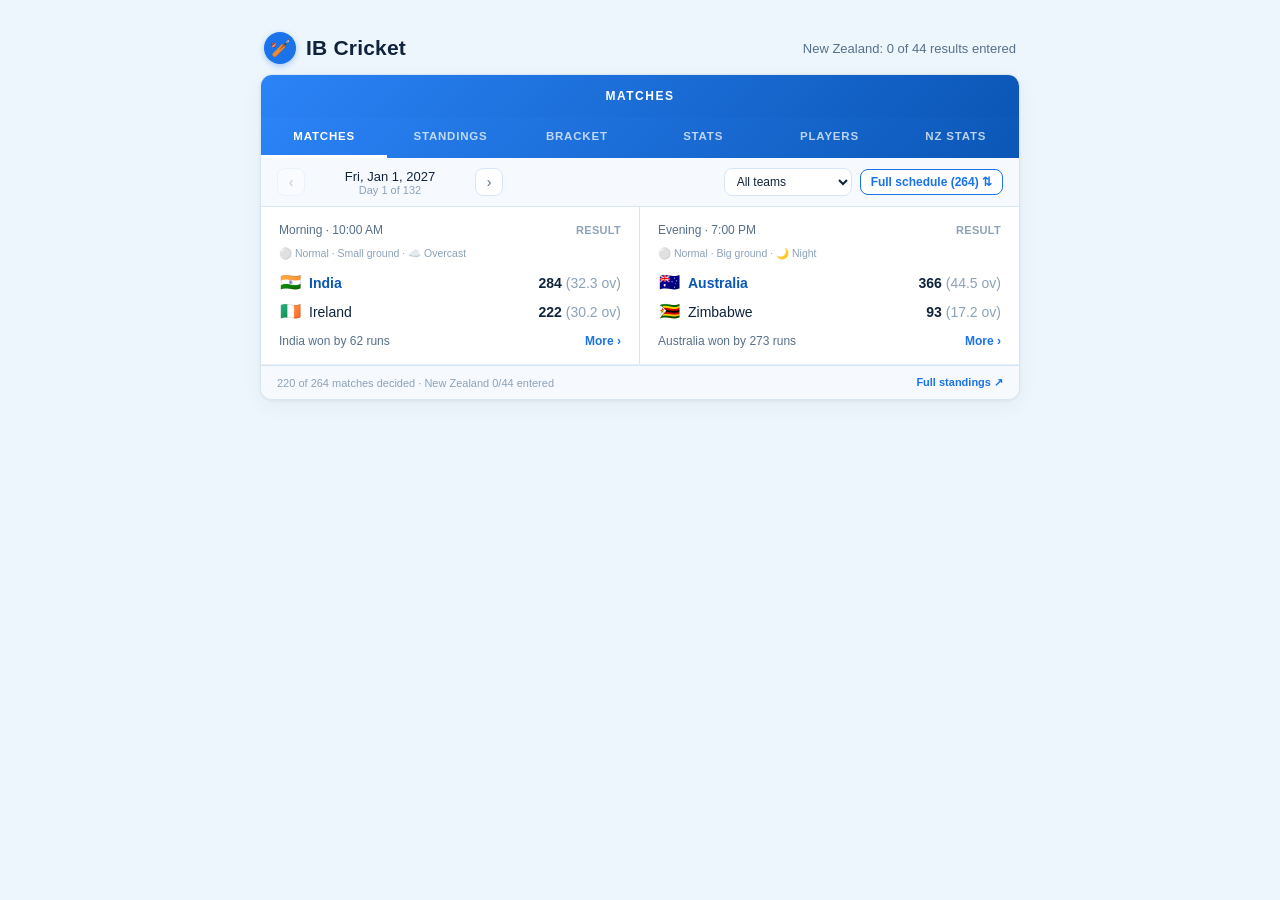
<file: index.html>
<!doctype html>
<html lang="en">
<head>
<meta charset="UTF-8" />
<meta name="viewport" content="width=device-width, initial-scale=1.0" />
<title>IB Cricket League 2027</title>
<link rel="icon" href="favicon.svg" />
<link rel="stylesheet" href="css/style.css" />
</head>
<body>
<div class="page">
  <div class="brand-row">
    <div class="brand">
      <div class="brand-badge">🏏</div>
      <div class="brand-name">IB Cricket</div>
    </div>
    <div class="brand-links">
      <span id="tournamentStatus"></span>
    </div>
  </div>

  <div class="card">
    <div class="card-header">MATCHES</div>
    <div id="tabbarMount"></div>

    <div class="toolbar">
      <div class="day-nav">
        <button id="prevDay" title="Previous day">‹</button>
        <div class="day-label" id="dayLabel">-</div>
        <button id="nextDay" title="Next day">›</button>
      </div>
      <div style="display:flex; gap:8px; align-items:center; flex-wrap:wrap;">
        <select id="teamFilter"></select>
        <button class="today-btn" id="fullScheduleBtn" style="display:none;"></button>
      </div>
    </div>

    <div id="matchArea"></div>

    <div class="card-footer">
      <span id="seasonProgress"></span>
      <a href="standings.html">Full standings ↗</a>
    </div>
  </div>
</div>

<script src="js/prng.js"></script>
<script src="js/data.js"></script>
<script src="js/schedule.js"></script>
<script src="js/conditions.js"></script>
<script src="js/store.js"></script>
<script src="js/autofill.js"></script>
<script src="js/simulate.js"></script>
<script src="js/resolve.js"></script>
<script src="js/season.js"></script>
<script src="js/tabbar.js"></script>
<script src="js/home.js"></script>
</body>
</html>
</file>
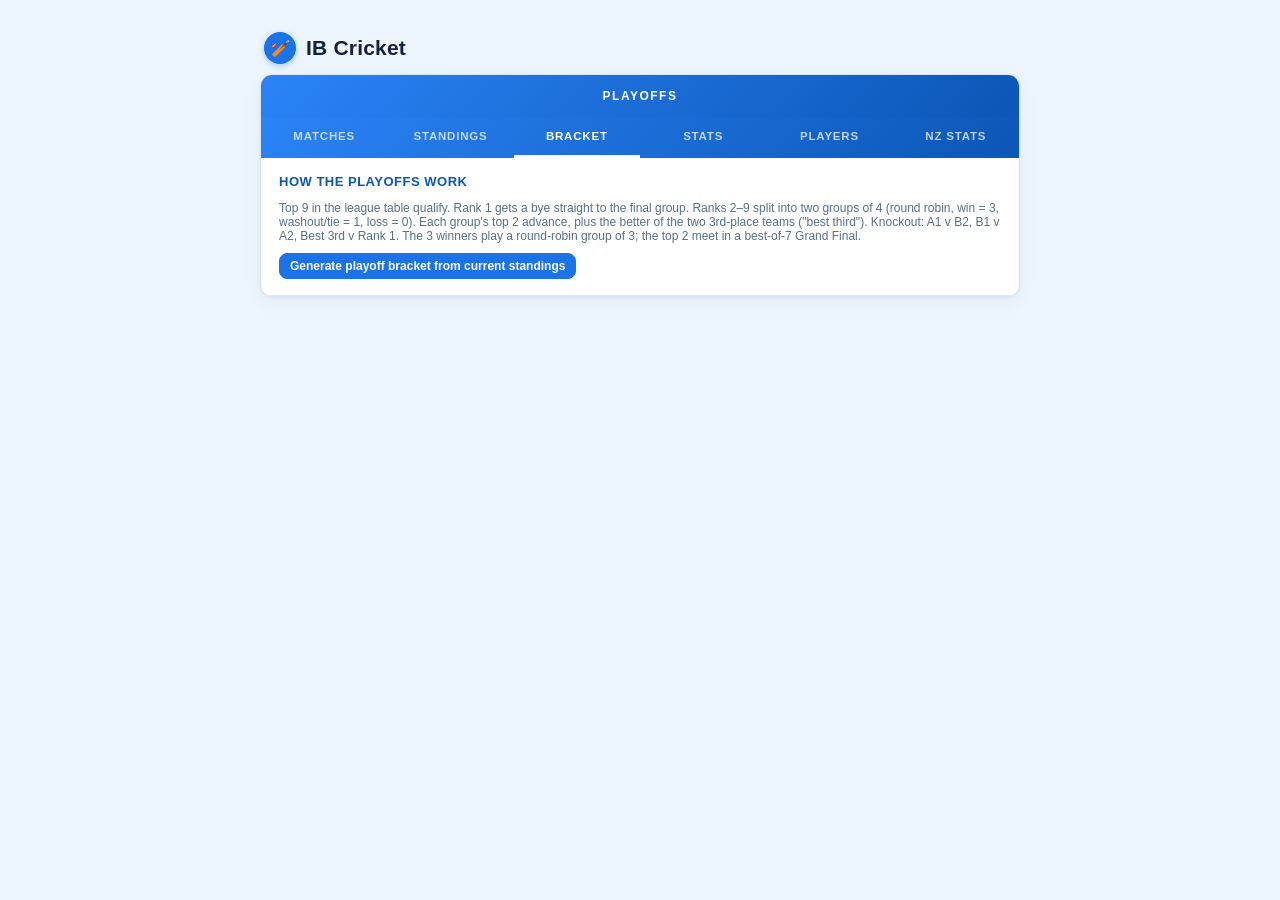
<file: bracket.html>
<!doctype html>
<html lang="en">
<head>
<meta charset="UTF-8" />
<meta name="viewport" content="width=device-width, initial-scale=1.0" />
<title>Bracket — IB Cricket League 2027</title>
<link rel="icon" href="favicon.svg" />
<link rel="stylesheet" href="css/style.css" />
</head>
<body>
<div class="page">
  <div class="brand-row">
    <div class="brand">
      <div class="brand-badge">🏏</div>
      <div class="brand-name">IB Cricket</div>
    </div>
  </div>

  <div class="card">
    <div class="card-header">PLAYOFFS</div>
    <div id="tabbarMount"></div>
    <div id="bracketBody"></div>
  </div>
</div>

<script src="js/prng.js"></script>
<script src="js/data.js"></script>
<script src="js/schedule.js"></script>
<script src="js/conditions.js"></script>
<script src="js/store.js"></script>
<script src="js/autofill.js"></script>
<script src="js/simulate.js"></script>
<script src="js/resolve.js"></script>
<script src="js/season.js"></script>
<script src="js/bracket.js"></script>
<script src="js/tabbar.js"></script>
<script src="js/bracketpage.js"></script>
</body>
</html>
</file>
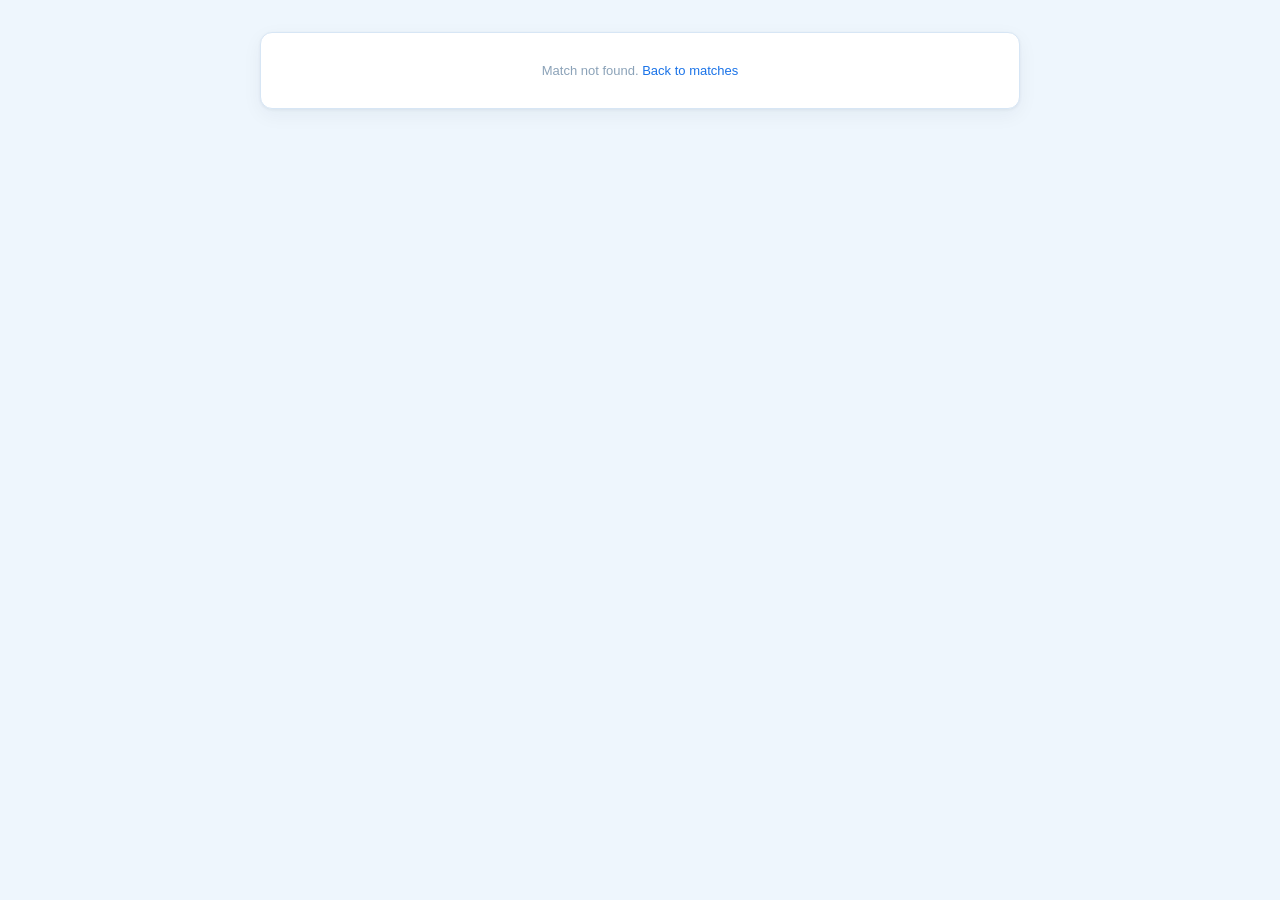
<file: match.html>
<!doctype html>
<html lang="en">
<head>
<meta charset="UTF-8" />
<meta name="viewport" content="width=device-width, initial-scale=1.0" />
<title>Match — IB Cricket League 2027</title>
<link rel="icon" href="favicon.svg" />
<link rel="stylesheet" href="css/style.css" />
</head>
<body>
<div class="page">
  <div class="card">
    <div class="back-row">
      <a href="index.html">← Back to matches</a>
    </div>

    <div class="score-summary" id="scoreSummary"></div>

    <div id="tabsWrap" style="display:none;">
      <div class="tabs">
        <button class="tab active" data-tab="summary">Summary</button>
        <button class="tab" data-tab="scorecard">Scorecard</button>
        <button class="tab" data-tab="moments">Key Moments</button>
      </div>
      <div class="tab-content" id="tabContent"></div>
      <div class="entry-actions">
        <button class="pill-btn" id="editResultBtn">Edit result</button>
      </div>
    </div>

    <div id="entryWrap" style="display:none;"></div>
  </div>
</div>

<script src="js/prng.js"></script>
<script src="js/data.js"></script>
<script src="js/schedule.js"></script>
<script src="js/conditions.js"></script>
<script src="js/store.js"></script>
<script src="js/autofill.js"></script>
<script src="js/simulate.js"></script>
<script src="js/resolve.js"></script>
<script src="js/season.js"></script>
<script src="js/bracket.js"></script>
<script src="js/entry-form.js"></script>
<script src="js/match.js"></script>
</body>
</html>
</file>
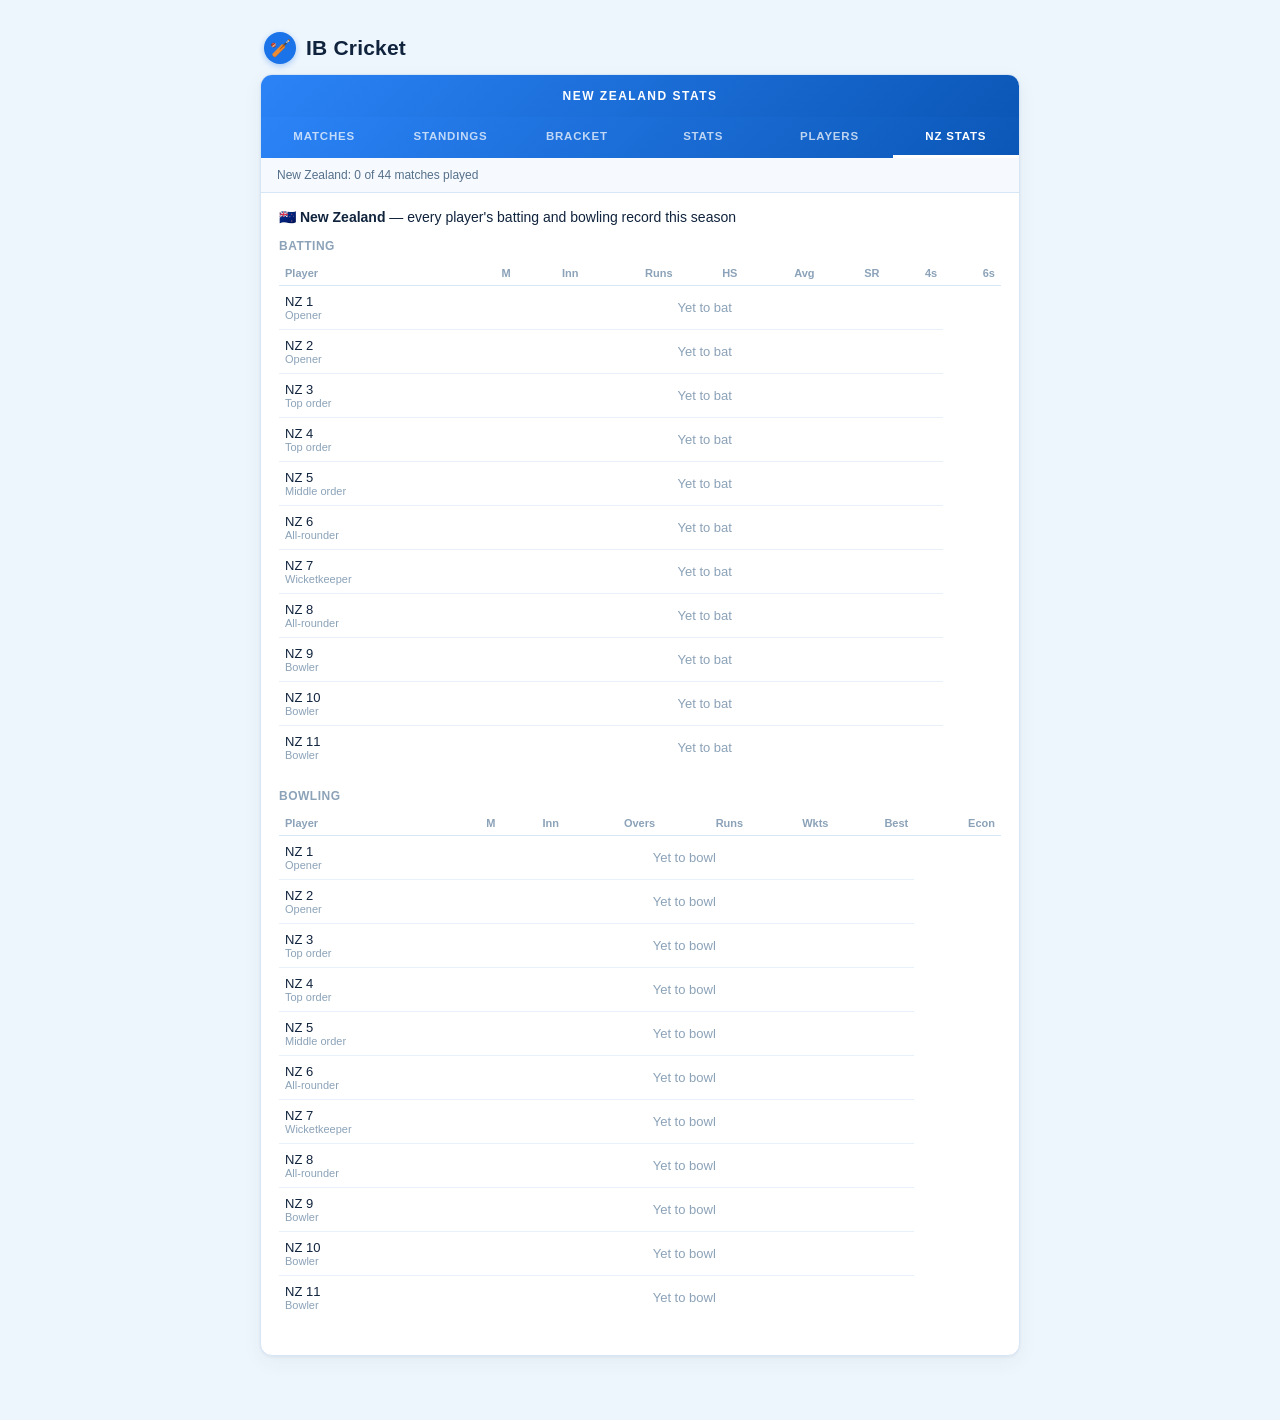
<file: nzstats.html>
<!doctype html>
<html lang="en">
<head>
<meta charset="UTF-8" />
<meta name="viewport" content="width=device-width, initial-scale=1.0" />
<title>New Zealand Stats — IB Cricket League 2027</title>
<link rel="icon" href="favicon.svg" />
<link rel="stylesheet" href="css/style.css" />
</head>
<body>
<div class="page">
  <div class="brand-row">
    <div class="brand">
      <div class="brand-badge">🏏</div>
      <div class="brand-name">IB Cricket</div>
    </div>
  </div>

  <div class="card">
    <div class="card-header">NEW ZEALAND STATS</div>
    <div id="tabbarMount"></div>
    <div class="toolbar">
      <span id="asOfLabel" style="font-size:12px; color:var(--text-dim);"></span>
    </div>
    <div style="padding:16px 18px; overflow-x:auto;" id="nzStatsBody"></div>
  </div>
</div>

<script src="js/prng.js"></script>
<script src="js/data.js"></script>
<script src="js/schedule.js"></script>
<script src="js/conditions.js"></script>
<script src="js/store.js"></script>
<script src="js/autofill.js"></script>
<script src="js/simulate.js"></script>
<script src="js/resolve.js"></script>
<script src="js/season.js"></script>
<script src="js/playerstats.js"></script>
<script src="js/tabbar.js"></script>
<script src="js/nzstats.js"></script>
</body>
</html>
</file>
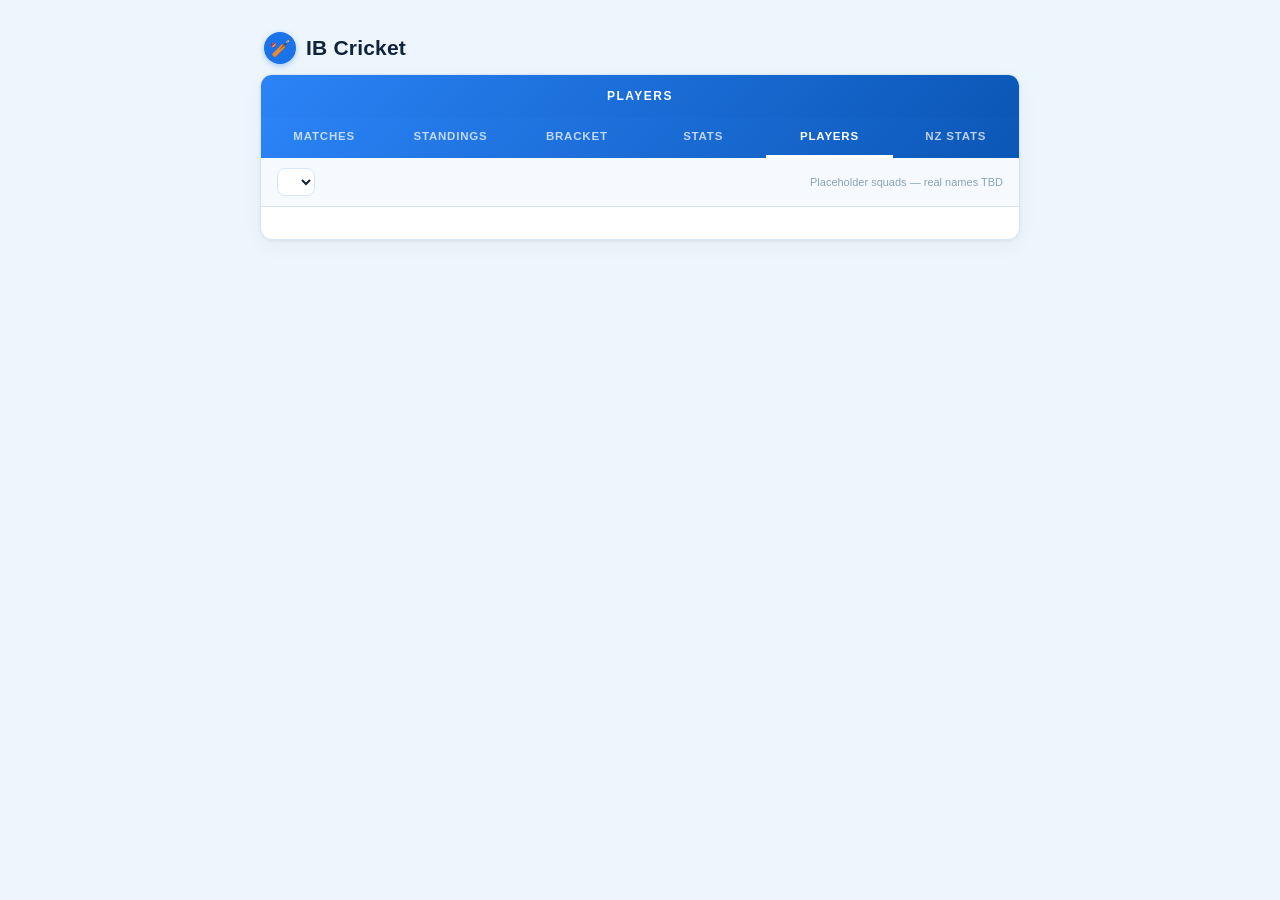
<file: players.html>
<!doctype html>
<html lang="en">
<head>
<meta charset="UTF-8" />
<meta name="viewport" content="width=device-width, initial-scale=1.0" />
<title>Players — IB Cricket League 2027</title>
<link rel="icon" href="favicon.svg" />
<link rel="stylesheet" href="css/style.css" />
</head>
<body>
<div class="page">
  <div class="brand-row">
    <div class="brand">
      <div class="brand-badge">🏏</div>
      <div class="brand-name">IB Cricket</div>
    </div>
  </div>

  <div class="card">
    <div class="card-header">PLAYERS</div>
    <div id="tabbarMount"></div>
    <div class="toolbar">
      <select id="teamSel"></select>
      <span style="font-size:11px; color:var(--text-faint);">Placeholder squads — real names TBD</span>
    </div>
    <div style="padding:16px 18px; overflow-x:auto;" id="playersBody"></div>
  </div>
</div>

<script src="js/prng.js"></script>
<script src="js/data.js"></script>
<script src="js/schedule.js"></script>
<script src="js/store.js"></script>
<script src="js/autofill.js"></script>
<script src="js/simulate.js"></script>
<script src="js/resolve.js"></script>
<script src="js/season.js"></script>
<script src="js/playerstats.js"></script>
<script src="js/tabbar.js"></script>
<script src="js/players.js"></script>
</body>
</html>
</file>
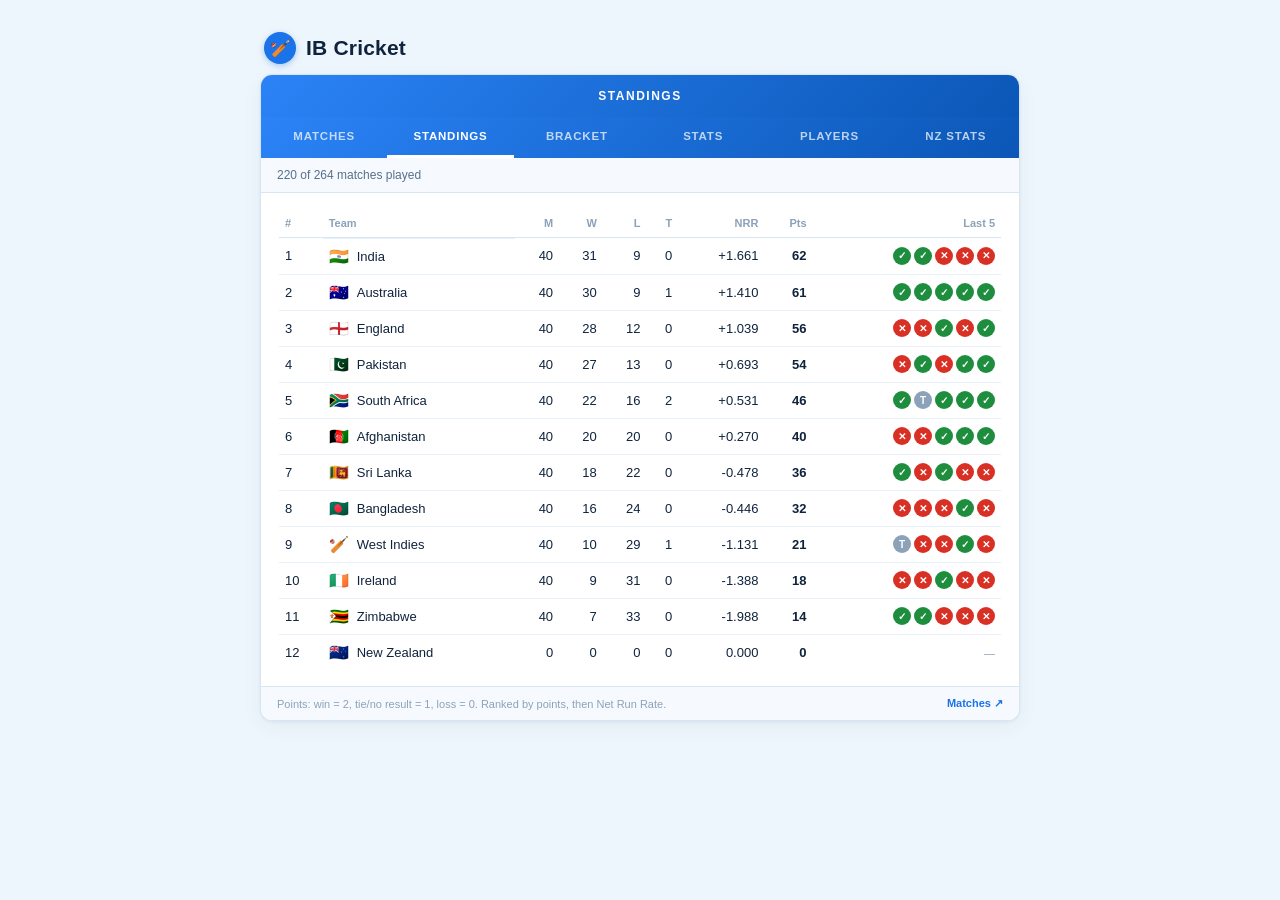
<file: standings.html>
<!doctype html>
<html lang="en">
<head>
<meta charset="UTF-8" />
<meta name="viewport" content="width=device-width, initial-scale=1.0" />
<title>Standings — IB Cricket League 2027</title>
<link rel="icon" href="favicon.svg" />
<link rel="stylesheet" href="css/style.css" />
</head>
<body>
<div class="page">
  <div class="brand-row">
    <div class="brand">
      <div class="brand-badge">🏏</div>
      <div class="brand-name">IB Cricket</div>
    </div>
  </div>

  <div class="card">
    <div class="card-header">STANDINGS</div>
    <div id="tabbarMount"></div>
    <div class="toolbar">
      <span id="asOfLabel" style="font-size:12px; color:var(--text-dim);"></span>
    </div>
    <div style="padding:16px 18px; overflow-x:auto;">
      <table class="standings-table">
        <thead>
          <tr>
            <th>#</th><th>Team</th><th>M</th><th>W</th><th>L</th><th>T</th><th>NRR</th><th>Pts</th><th>Last 5</th>
          </tr>
        </thead>
        <tbody id="standingsBody"></tbody>
      </table>
    </div>
    <div class="card-footer">
      <span>Points: win = 2, tie/no result = 1, loss = 0. Ranked by points, then Net Run Rate.</span>
      <a href="index.html">Matches ↗</a>
    </div>
  </div>
</div>

<script src="js/prng.js"></script>
<script src="js/data.js"></script>
<script src="js/schedule.js"></script>
<script src="js/conditions.js"></script>
<script src="js/store.js"></script>
<script src="js/autofill.js"></script>
<script src="js/simulate.js"></script>
<script src="js/resolve.js"></script>
<script src="js/season.js"></script>
<script src="js/tabbar.js"></script>
<script src="js/standings.js"></script>
</body>
</html>
</file>
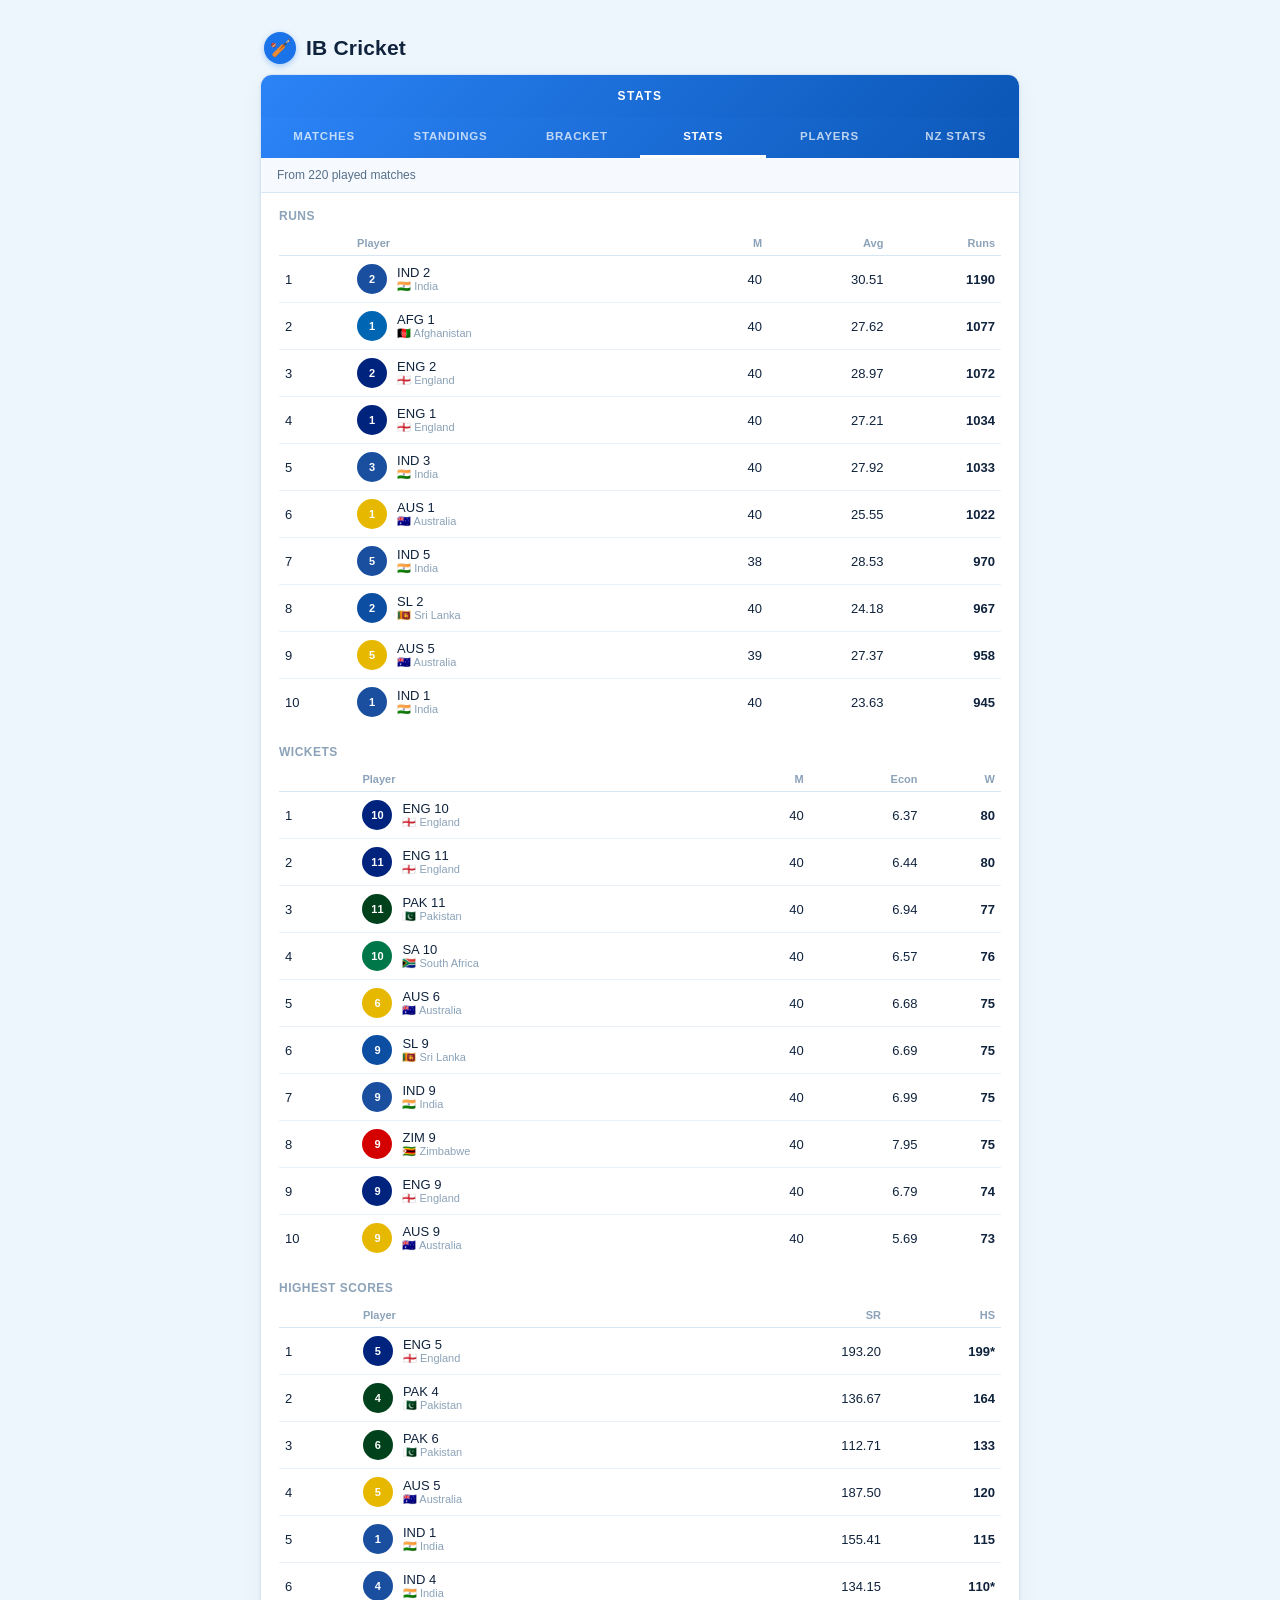
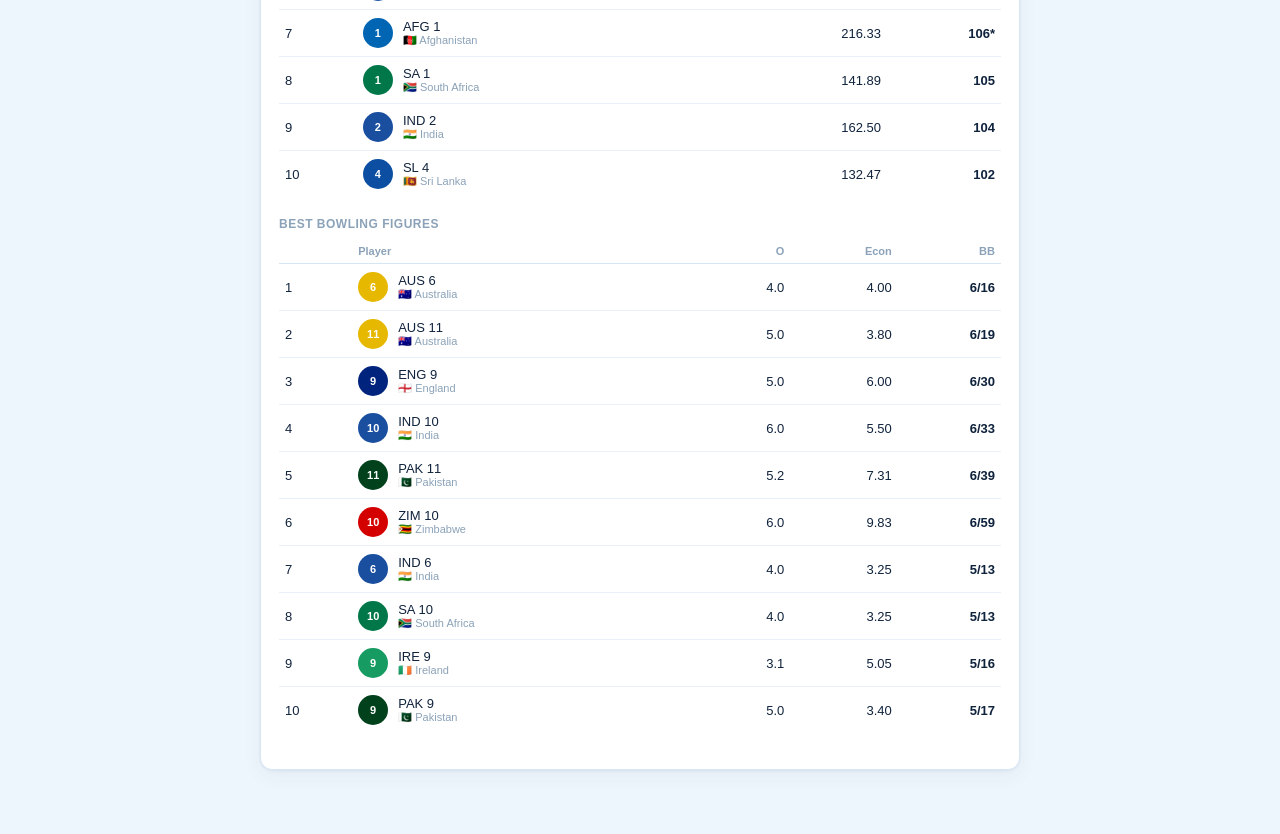
<file: stats.html>
<!doctype html>
<html lang="en">
<head>
<meta charset="UTF-8" />
<meta name="viewport" content="width=device-width, initial-scale=1.0" />
<title>Stats — IB Cricket League 2027</title>
<link rel="icon" href="favicon.svg" />
<link rel="stylesheet" href="css/style.css" />
</head>
<body>
<div class="page">
  <div class="brand-row">
    <div class="brand">
      <div class="brand-badge">🏏</div>
      <div class="brand-name">IB Cricket</div>
    </div>
  </div>

  <div class="card">
    <div class="card-header">STATS</div>
    <div id="tabbarMount"></div>
    <div class="toolbar">
      <span id="asOfLabel" style="font-size:12px; color:var(--text-dim);"></span>
    </div>
    <div style="padding:16px 18px;" id="statsBody"></div>
  </div>
</div>

<script src="js/prng.js"></script>
<script src="js/data.js"></script>
<script src="js/schedule.js"></script>
<script src="js/conditions.js"></script>
<script src="js/store.js"></script>
<script src="js/autofill.js"></script>
<script src="js/simulate.js"></script>
<script src="js/resolve.js"></script>
<script src="js/season.js"></script>
<script src="js/playerstats.js"></script>
<script src="js/tabbar.js"></script>
<script src="js/stats.js"></script>
</body>
</html>
</file>
<file: css/style.css>
:root {
  --bg: #eef6fd;
  --card: #ffffff;
  --border: #d7e6f5;
  --border-soft: #e8f1fa;
  --blue: #1a73e8;
  --blue-dark: #0b57b7;
  --blue-light: #eaf2ff;
  --text: #10233d;
  --text-dim: #56708a;
  --text-faint: #8ba2b8;
  --green: #1e8e3e;
  --red: #d93025;
  --radius: 12px;
  font-family: "Google Sans", Roboto, Arial, Helvetica, sans-serif;
}

* {
  box-sizing: border-box;
}

body {
  margin: 0;
  background: var(--bg);
  color: var(--text);
  min-height: 100vh;
  display: flex;
  flex-direction: column;
  align-items: center;
  padding: 32px 16px 64px;
}

a {
  color: inherit;
  text-decoration: none;
}

.page {
  width: 100%;
  max-width: 760px;
}

.brand-row {
  display: flex;
  align-items: center;
  justify-content: space-between;
  margin-bottom: 10px;
  padding: 0 4px;
}

.brand {
  display: flex;
  align-items: center;
  gap: 10px;
}

.brand-badge {
  width: 32px;
  height: 32px;
  border-radius: 50%;
  background: var(--blue);
  display: flex;
  align-items: center;
  justify-content: center;
  font-size: 17px;
  box-shadow: 0 2px 6px rgba(26, 115, 232, 0.35);
}

.brand-name {
  font-size: 21px;
  font-weight: 600;
  letter-spacing: 0.2px;
  color: var(--text);
}

.brand-links {
  display: flex;
  gap: 16px;
  font-size: 13px;
  color: var(--text-dim);
}

.brand-links a:hover {
  color: var(--blue);
}

/* ---- card ---- */

.card {
  background: var(--card);
  border: 1px solid var(--border);
  border-radius: var(--radius);
  overflow: hidden;
  box-shadow: 0 1px 3px rgba(16, 35, 61, 0.06), 0 6px 20px rgba(16, 35, 61, 0.05);
}

.card-header {
  background: linear-gradient(135deg, #2b83f6, #0b57b7);
  padding: 14px 20px;
  text-align: center;
  font-size: 12px;
  font-weight: 700;
  letter-spacing: 1.5px;
  color: #fff;
}

/* ---- shared tab bar (Matches / Standings / Bracket / Stats / Players) ---- */

.tabbar {
  display: flex;
  background: linear-gradient(135deg, #2b83f6, #0b57b7);
}

.tabbar a {
  flex: 1;
  text-align: center;
  padding: 13px 4px;
  font-size: 11.5px;
  font-weight: 700;
  letter-spacing: 0.8px;
  color: rgba(255, 255, 255, 0.72);
  border-bottom: 3px solid transparent;
  text-transform: uppercase;
}

.tabbar a.active {
  color: #fff;
  border-bottom-color: #fff;
}

.tabbar a:hover {
  color: #fff;
}

.toolbar {
  display: flex;
  align-items: center;
  justify-content: space-between;
  gap: 10px;
  padding: 10px 16px;
  border-bottom: 1px solid var(--border);
  background: #f6faff;
  flex-wrap: wrap;
}

.day-nav {
  display: flex;
  align-items: center;
  gap: 10px;
}

.day-nav button {
  background: #fff;
  border: 1px solid var(--border);
  color: var(--text-dim);
  border-radius: 8px;
  width: 28px;
  height: 28px;
  cursor: pointer;
  font-size: 14px;
  display: flex;
  align-items: center;
  justify-content: center;
}

.day-nav button:hover:not(:disabled) {
  border-color: var(--blue);
  color: var(--blue);
}

.day-nav button:disabled {
  opacity: 0.35;
  cursor: default;
}

.day-label {
  font-size: 13px;
  color: var(--text);
  min-width: 150px;
  text-align: center;
}

.day-label .sub {
  color: var(--text-faint);
  font-size: 11px;
}

.toolbar select {
  background: #fff;
  color: var(--text);
  border: 1px solid var(--border);
  border-radius: 8px;
  padding: 5px 8px;
  font-size: 12px;
}

.today-btn,
.pill-btn {
  background: #fff;
  border: 1px solid var(--blue);
  color: var(--blue);
  border-radius: 8px;
  padding: 5px 10px;
  font-size: 12px;
  cursor: pointer;
  font-weight: 600;
}
.today-btn:hover,
.pill-btn:hover {
  background: var(--blue-light);
}
.pill-btn.primary {
  background: var(--blue);
  color: #fff;
}
.pill-btn.primary:hover {
  background: var(--blue-dark);
}

/* ---- match rows ---- */

.match-grid {
  display: grid;
  grid-template-columns: 1fr 1fr;
}

@media (max-width: 560px) {
  .match-grid {
    grid-template-columns: 1fr;
  }
  .match-block:first-child {
    border-right: none;
    border-bottom: 1px solid var(--border);
  }
}

.match-block {
  padding: 16px 18px;
  border-right: 1px solid var(--border);
  border-bottom: 1px solid var(--border-soft);
  cursor: pointer;
}
.match-block:last-child {
  border-right: none;
}
.match-block:hover {
  background: #f6faff;
}

.match-meta {
  display: flex;
  align-items: baseline;
  justify-content: space-between;
  margin-bottom: 10px;
  gap: 8px;
}

.match-meta .session {
  font-size: 12px;
  color: var(--text-dim);
}

.conditions-tag {
  font-size: 10.5px;
  color: var(--text-faint);
  margin-bottom: 8px;
}

.match-meta .status {
  font-size: 11px;
  font-weight: 700;
  letter-spacing: 0.3px;
  text-transform: uppercase;
}
.status.live {
  color: var(--blue);
}
.status.upcoming {
  color: var(--text-faint);
}
.status.done {
  color: var(--text-faint);
}

.team-row {
  display: flex;
  align-items: center;
  justify-content: space-between;
  padding: 4px 0;
}

.team-id {
  display: flex;
  align-items: center;
  gap: 8px;
  font-size: 14px;
  min-width: 0;
}

.team-id .flag {
  font-size: 17px;
  width: 22px;
  text-align: center;
  flex-shrink: 0;
}

.team-id .tname {
  color: var(--text);
  white-space: nowrap;
  overflow: hidden;
  text-overflow: ellipsis;
}

.team-id .tname.winner {
  font-weight: 700;
  color: var(--blue-dark);
}

.team-score {
  font-size: 14px;
  font-weight: 700;
  color: var(--text);
  white-space: nowrap;
}

.match-result-line {
  margin-top: 8px;
  font-size: 12px;
  color: var(--text-dim);
  display: flex;
  justify-content: space-between;
  align-items: center;
  gap: 8px;
}

.more-link {
  font-size: 12px;
  font-weight: 600;
  color: var(--blue);
  white-space: nowrap;
}

.schedule-date-header {
  padding: 8px 18px;
  font-size: 12px;
  font-weight: 700;
  color: var(--blue-dark);
  background: #f0f6ff;
  border-top: 1px solid var(--border);
  border-bottom: 1px solid var(--border);
}

.card-footer {
  display: flex;
  justify-content: space-between;
  align-items: center;
  padding: 10px 16px;
  font-size: 11px;
  color: var(--text-faint);
  border-top: 1px solid var(--border);
  background: #f6faff;
}

.card-footer a {
  color: var(--blue);
  font-weight: 600;
}

/* ---- match detail page ---- */

.back-row {
  display: flex;
  align-items: center;
  gap: 10px;
  padding: 12px 16px;
  border-bottom: 1px solid var(--border);
  font-size: 13px;
  color: var(--text-dim);
  background: #f6faff;
}

.back-row a {
  display: flex;
  align-items: center;
  gap: 6px;
  color: var(--text-dim);
}
.back-row a:hover {
  color: var(--blue);
}

.score-summary {
  padding: 18px 20px 8px;
}

.score-summary .sub-line {
  text-align: center;
  font-size: 12px;
  color: var(--text-faint);
  margin-bottom: 14px;
}

.score-summary .team-row {
  padding: 8px 0;
}

.score-summary .team-id .tname {
  font-size: 16px;
}

.score-summary .team-score {
  font-size: 20px;
}

.result-line {
  text-align: center;
  font-size: 13px;
  color: var(--blue-dark);
  font-weight: 700;
  margin: 10px 0 4px;
}

.tabs {
  display: flex;
  border-bottom: 1px solid var(--border);
  margin-top: 10px;
}

.tab {
  flex: 1;
  text-align: center;
  padding: 12px 4px;
  font-size: 13px;
  color: var(--text-dim);
  cursor: pointer;
  border-bottom: 2px solid transparent;
  font-weight: 600;
  background: none;
  border-top: none;
  border-left: none;
  border-right: none;
}

.tab.active {
  color: var(--blue-dark);
  border-bottom-color: var(--blue);
}

.tab-content {
  padding: 18px 20px 22px;
}

.potm-banner {
  background: linear-gradient(135deg, #ffb648, #ff8f2e);
  border-radius: 10px;
  padding: 14px 16px;
  display: flex;
  align-items: center;
  justify-content: space-between;
  gap: 12px;
  margin-bottom: 20px;
}

.potm-banner .label {
  font-size: 11px;
  text-transform: uppercase;
  letter-spacing: 0.5px;
  color: #fff3e0;
  margin-bottom: 4px;
}

.potm-banner .name {
  font-size: 15px;
  font-weight: 700;
  color: #fff;
}

.potm-avatar {
  width: 42px;
  height: 42px;
  border-radius: 50%;
  background: #e8710a;
  color: #fff;
  display: flex;
  align-items: center;
  justify-content: center;
  font-weight: 700;
  font-size: 14px;
  flex-shrink: 0;
}

.innings-summary {
  margin-bottom: 18px;
}

.innings-summary h4 {
  font-size: 13px;
  color: var(--text);
  margin: 0 0 8px;
  display: flex;
  align-items: center;
  gap: 8px;
}

.mini-line {
  display: flex;
  justify-content: space-between;
  font-size: 13px;
  padding: 3px 0;
  color: var(--text-dim);
}

.mini-line .name {
  color: var(--text);
}

.meta-block {
  font-size: 12px;
  color: var(--text-dim);
  border-top: 1px solid var(--border);
  padding-top: 12px;
  margin-top: 8px;
  line-height: 1.8;
}

.meta-block b {
  color: var(--text);
}

/* scorecard */

.team-toggle {
  display: flex;
  gap: 8px;
  margin-bottom: 16px;
}

.team-toggle button {
  flex: 1;
  background: #fff;
  border: 1px solid var(--border);
  color: var(--text-dim);
  padding: 8px;
  border-radius: 8px;
  font-size: 13px;
  cursor: pointer;
  font-weight: 600;
}

.team-toggle button.active {
  background: var(--blue);
  color: #fff;
  border-color: var(--blue);
}

.score-table {
  width: 100%;
  border-collapse: collapse;
  font-size: 13px;
  margin-bottom: 10px;
}

.score-table th {
  text-align: right;
  color: var(--text-faint);
  font-weight: 600;
  font-size: 11px;
  padding: 4px 6px;
}
.score-table th:first-child {
  text-align: left;
}

.score-table td {
  padding: 6px 6px;
  text-align: right;
  color: var(--text);
  border-top: 1px solid var(--border-soft);
}
.score-table td:first-child {
  text-align: left;
}

.batter-name {
  color: var(--text);
}
.batter-dismissal {
  display: block;
  font-size: 11px;
  color: var(--text-faint);
}

.extras-row td,
.total-row td {
  border-top: 1px solid var(--border);
  font-weight: 700;
}

.fow-block {
  font-size: 12px;
  color: var(--text-dim);
  line-height: 1.7;
  margin: 12px 0 18px;
}

.section-title {
  font-size: 12px;
  text-transform: uppercase;
  letter-spacing: 0.5px;
  color: var(--text-faint);
  margin: 18px 0 8px;
  font-weight: 700;
}

/* key moments (from fall of wickets) */

.moments-inn {
  margin-bottom: 18px;
}
.moment-item {
  display: flex;
  gap: 10px;
  font-size: 13px;
  padding: 7px 0;
  border-top: 1px solid var(--border-soft);
  color: var(--red);
}
.moment-item .ov {
  color: var(--text-faint);
  min-width: 40px;
  flex-shrink: 0;
}

/* standings */

.standings-table {
  width: 100%;
  border-collapse: collapse;
  font-size: 13px;
}

.standings-table th {
  text-align: right;
  font-size: 11px;
  color: var(--text-faint);
  font-weight: 600;
  padding: 8px 6px;
  border-bottom: 1px solid var(--border);
}
.standings-table th:nth-child(-n + 2) {
  text-align: left;
}

.standings-table td {
  text-align: right;
  padding: 8px 6px;
  border-top: 1px solid var(--border-soft);
}
.standings-table td:nth-child(-n + 2) {
  text-align: left;
}

.standings-table tr.highlight td {
  background: var(--blue-light);
}

.standings-table .team-cell {
  display: flex;
  align-items: center;
  gap: 8px;
}

.form-strip {
  display: flex;
  gap: 3px;
  justify-content: flex-end;
}
.form-dot {
  width: 18px;
  height: 18px;
  border-radius: 50%;
  display: flex;
  align-items: center;
  justify-content: center;
  font-size: 10px;
  font-weight: 700;
  color: #fff;
}
.form-dot.w {
  background: var(--green);
}
.form-dot.l {
  background: var(--red);
}
.form-dot.t {
  background: var(--text-faint);
}

.empty-note {
  padding: 30px 20px;
  text-align: center;
  color: var(--text-faint);
  font-size: 13px;
}

/* ---- entry form ---- */

.entry-section {
  padding: 16px 18px;
}

.entry-section h3 {
  font-size: 14px;
  margin: 18px 0 10px;
  color: var(--text);
}

.entry-table {
  width: 100%;
  border-collapse: collapse;
  font-size: 12.5px;
  margin-bottom: 6px;
}

.entry-table th {
  text-align: center;
  color: var(--text-faint);
  font-weight: 600;
  font-size: 10.5px;
  padding: 4px 3px;
}
.entry-table th:first-child {
  text-align: left;
}

.entry-table td {
  padding: 3px;
  text-align: center;
  border-top: 1px solid var(--border-soft);
}
.entry-table td:first-child {
  text-align: left;
  color: var(--text);
  white-space: nowrap;
}

.entry-table input[type="number"] {
  width: 46px;
  padding: 4px;
  border: 1px solid var(--border);
  border-radius: 6px;
  text-align: center;
  font-size: 12.5px;
}
.entry-table input[type="text"] {
  width: 64px;
  padding: 4px;
  border: 1px solid var(--border);
  border-radius: 6px;
  text-align: center;
  font-size: 12.5px;
}
.entry-table select {
  padding: 4px;
  border: 1px solid var(--border);
  border-radius: 6px;
  font-size: 12px;
}

.entry-totals {
  font-size: 12px;
  color: var(--text-dim);
  padding: 8px 0;
  border-top: 1px solid var(--border);
  margin-top: 6px;
}
.entry-totals b {
  color: var(--text);
}

.entry-row-inline {
  display: flex;
  gap: 14px;
  align-items: center;
  margin-bottom: 10px;
  font-size: 13px;
  flex-wrap: wrap;
}
.entry-row-inline select {
  padding: 6px 8px;
  border: 1px solid var(--border);
  border-radius: 8px;
  font-size: 13px;
}

.entry-actions {
  display: flex;
  gap: 10px;
  padding: 16px 18px;
  border-top: 1px solid var(--border);
  background: #f6faff;
}

.hint {
  font-size: 11.5px;
  color: var(--text-faint);
  margin: -4px 0 10px;
}

/* players / stats leaderboards */

.leader-table {
  width: 100%;
  border-collapse: collapse;
  font-size: 13px;
  margin-bottom: 20px;
}
.leader-table th {
  text-align: right;
  font-size: 11px;
  color: var(--text-faint);
  font-weight: 600;
  padding: 6px;
  border-bottom: 1px solid var(--border);
}
.leader-table th:nth-child(-n + 2) {
  text-align: left;
}
.leader-table td {
  padding: 8px 6px;
  text-align: right;
  border-top: 1px solid var(--border-soft);
}
.leader-table td:nth-child(-n + 2) {
  text-align: left;
}

.player-cell {
  display: flex;
  align-items: center;
  gap: 10px;
}

.player-avatar {
  width: 30px;
  height: 30px;
  border-radius: 50%;
  color: #fff;
  display: flex;
  align-items: center;
  justify-content: center;
  font-size: 11px;
  font-weight: 700;
  flex-shrink: 0;
}

.player-name-sub {
  display: block;
  font-size: 11px;
  color: var(--text-faint);
}

.leader-table.one-label th:nth-child(-n + 2),
.leader-table.one-label td:nth-child(-n + 2) {
  text-align: right;
}
.leader-table.one-label th:first-child,
.leader-table.one-label td:first-child {
  text-align: left;
}

/* bracket */

.bracket-stage {
  padding: 16px 18px;
  border-bottom: 1px solid var(--border);
}
.bracket-stage h3 {
  font-size: 13px;
  text-transform: uppercase;
  letter-spacing: 0.5px;
  color: var(--blue-dark);
  margin: 0 0 12px;
}
.bracket-match {
  border: 1px solid var(--border);
  border-radius: 10px;
  padding: 10px 14px;
  margin-bottom: 10px;
  cursor: pointer;
}
.bracket-match:hover {
  background: #f6faff;
}
.bracket-note {
  font-size: 12px;
  color: var(--text-dim);
  margin-bottom: 10px;
}
</file>
